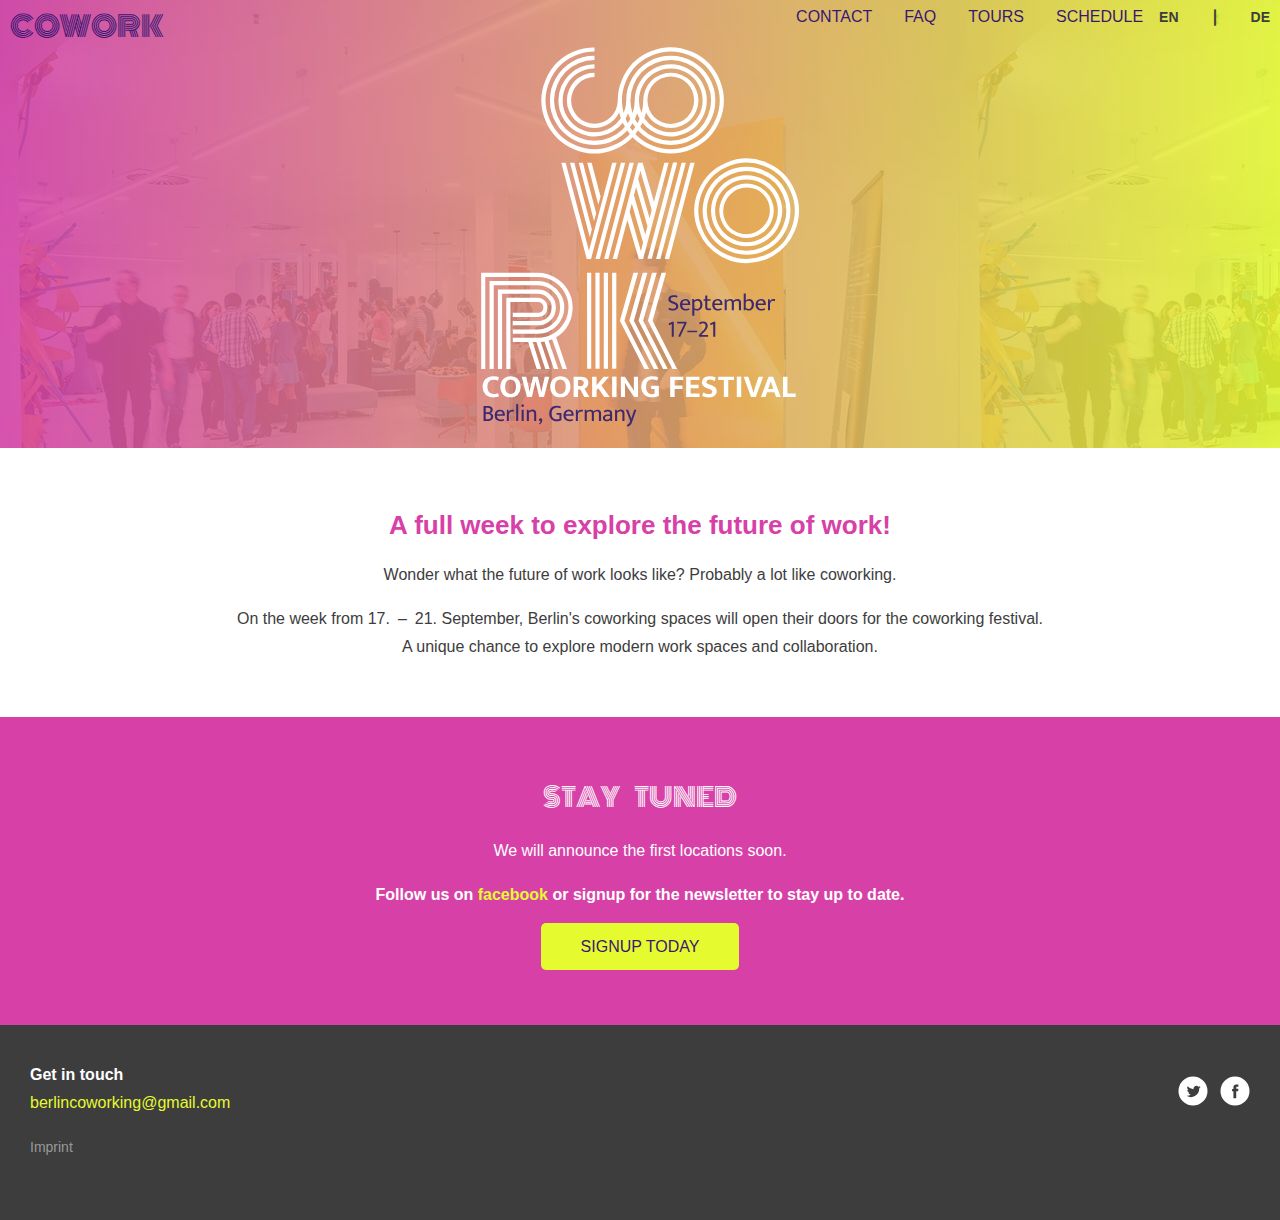
<file: index.html>
<!doctype html>
<html class="no-js" lang="">

<head>
  <meta charset="utf-8">
  <meta http-equiv="x-ua-compatible" content="ie=edge">
  <title>Coworking Festival 2018</title>
  <meta name="description" content="">
  <meta name="viewport" content="width=device-width, initial-scale=1, shrink-to-fit=no">

  <link rel='shortcut icon' type='image/x-icon' href='/favicon.ico' />

  <link rel="manifest" href="site.webmanifest">
  <link rel="apple-touch-icon" href="icon.png">
  <!-- Place favicon.ico in the root directory -->

  <link rel="stylesheet" href="css/normalize.css">
  <link rel="stylesheet" href="css/main.css">
  <link href="https://fonts.googleapis.com/css?family=Monoton|Mukta+Vaani:200,400,600" rel="stylesheet">
</head>

<body>
  <!--[if lte IE 9]>
    <p class="browserupgrade">You are using an <strong>outdated</strong> browser. Please <a href="https://browsehappy.com/">upgrade your browser</a> to improve your experience and security.</p>
  <![endif]-->

  <!-- Add your site or application content here -->

  <header >
    <nav class="header" id="myHeader">
      <a class="menu"></a>
      <a href="index.html"><h1 class="logo">cowork</h1></a>
      <p class="language"><a href="/index.html">EN</a>&emsp;&emsp;&mid;&emsp;&emsp;<a href="/index-de.html">DE</a></p>
      <ul>
        <li><a href="./contact/index.html">contact</a></li>
        <li><a href="./faq/index.html">faq</a></li>
        <li><a href="./tours/index.html">tours</a></li>
        <li><a href="./schedule/index.html">schedule</a></li>
      </ul>
    </nav>
      <div class="full-width">
          <img src="img/logo-lockup-p.svg" />
        </div>
      </header>


<main>
  <section id="introduction">
    <div class="full-width">
      <h2>A full week to explore the future of work!</h2>
      <p>Wonder what the future of work looks like? Probably a lot like coworking.</p>
      <p>On the week from 17.&ensp;&ndash;&ensp;21. September, Berlin's coworking spaces will open their doors for the coworking festival.
        <br />A unique chance to explore modern work spaces and collaboration.</p>
    </div>
  </section>
  <section id="newsletter">
    <div class="full-width">
      <h2>STAY TUNED</h2>
      <p>We will announce the first locations soon.
        <p><span>Follow us on<a href="https://www.facebook.com/berlincoworking" target="_blank"> facebook</a> or signup for the newsletter to stay up to date.</span>
      </p>
      <p id="btn-padding">
        <a class="btn" href="https://docs.google.com/forms/d/e/1FAIpQLSd2Rnu8137-d2BnQpbffWXTsvhDysF0abh7fll4Q1GB5enVfA/viewform" target="_blank">signup today</a></p>
    </div>
  </section>
</main>

<footer id="contact">
  <div class="full-width">
    <div class="half-width">
      <p><span>Get in touch</span><br /><a href="mailto:berlincoworking@gmail.com" target="_blank">berlincoworking@gmail.com</a></p>
      <p><a href="/imprint.html" id="imprint" target="_blank">Imprint</a></p>
    </div>
    <div class="half-width" id="social-media">
      <p>
        <a href="https://twitter.com/berlincoworking" target="_blank"><img id="right-pad" src="img/twitter.svg" alt="twitter" height="30px" width="30px" /></a>
        <a href="https://www.facebook.com/berlincoworking/" target="_blank"><img src="img/facebook.svg" alt="facebook" height="30px" width="30px" /></a>
      </p>
    </div>
  </div>
</footer>

<script src="js/vendor/modernizr-3.6.0.min.js"></script>
<script src="https://code.jquery.com/jquery-3.3.1.min.js" integrity="sha256-FgpCb/KJQlLNfOu91ta32o/NMZxltwRo8QtmkMRdAu8=" crossorigin="anonymous"></script>
<script>window.jQuery || document.write('<script src="js/vendor/jquery-3.3.1.min.js"><\/script>')</script>
<script src="js/plugins.js"></script>
<script src="js/menu.js"></script>
<script src="js/main.js"></script>

  <!-- Google Analytics: change UA-XXXXX-Y to be your site's ID. -->
<script>
  window.ga = function () { ga.q.push(arguments) }; ga.q = []; ga.l = +new Date;
  ga('create', 'UA-XXXXX-Y', 'auto'); ga('send', 'pageview')
</script>
<script src="https://www.google-analytics.com/analytics.js" async defer></script>

</body>
</html>
</file>
<file: css/main.css>
/*! HTML5 Boilerplate v6.1.0 | MIT License | https://html5boilerplate.com/ */

/*
 * What follows is the result of much research on cross-browser styling.
 * Credit left inline and big thanks to Nicolas Gallagher, Jonathan Neal,
 * Kroc Camen, and the H5BP dev community and team.
 */

/* ==========================================================================
   Base styles: opinionated defaults
   ========================================================================== */

html {
    color: #222;
    font-size: 1em;
    line-height: 1.4;
}

/*
 * Remove text-shadow in selection highlight:
 * https://twitter.com/miketaylr/status/12228805301
 *
 * Vendor-prefixed and regular ::selection selectors cannot be combined:
 * https://stackoverflow.com/a/16982510/7133471
 *
 * Customize the background color to match your design.
 */

::-moz-selection {
    background: #b3d4fc;
    text-shadow: none;
}

::selection {
    background: #b3d4fc;
    text-shadow: none;
}

/*
 * A better looking default horizontal rule
 */

hr {
    display: block;
    height: 1px;
    border: 0;
    border-top: 1px solid #ccc;
    margin: 1em 0;
    padding: 0;
}

/*
 * Remove the gap between audio, canvas, iframes,
 * images, videos and the bottom of their containers:
 * https://github.com/h5bp/html5-boilerplate/issues/440
 */

audio,
canvas,
iframe,
img,
svg,
video {
    vertical-align: middle;
}

/*
 * Remove default fieldset styles.
 */

fieldset {
    border: 0;
    margin: 0;
    padding: 0;
}

/*
 * Allow only vertical resizing of textareas.
 */

textarea {
    resize: vertical;
}

/* ==========================================================================
   Browser Upgrade Prompt
   ========================================================================== */

.browserupgrade {
    margin: 0.2em 0;
    background: #ccc;
    color: #000;
    padding: 0.2em 0;
}

/* ==========================================================================
   Author's custom styles
   ========================================================================== */


body {
  font-family: 'Mukta+Vaani', sans-serif;
  color: #3d3d3d;
  font-size: 16px;
  text-align: center;
  font-weight: 400;
}

#introduction, #newsletter {
  height: 20%;
  padding: 15px 0;
}

h1 {
  margin: 0;
}

p {
  line-height: 28px;
  padding: 0 30px;
}

a {
  text-decoration: none;
}

.title {
  font-family: "Monoton", sans-serif;
  color: #ffffff;
  font-size: 3em;
  font-weight: lighter;
  text-align: center;
  margin: 0 auto;
  padding-top: 100px;
  letter-spacing: 1px;
}


     /***** GRID *****/

.full-width {
  width: 100%;
  margin: 0 auto;
}

.half-width {
  float: left;
  width: 50%;
}

.one-third-width {
  width: .3333%;
  float: left;
  padding-right: 20px;
}

.two-third-width {
  width: .666%;
  float:right;
}



   /***** HEADER *****/

header {
  background:
    linear-gradient(to right,
    rgba(215,65,167,.88),
    rgba(230,250,48,.88)
    ),
    url("../img/hero.jpg");
    background-size: auto;
    margin: 0 auto;
}

.sticky {
  position: fixed;
  top: 0;
  width: 100%;

}

.sticky + .content {
  padding-top: 102px;
}

.menu {
  width: 10%;
}

nav {
  background: rgba(215, 65, 167, 0.8);
  @include transition(all .5s ease);
}

nav ul {
    list-style-type: none;
    margin: 0;
    padding: 0;
    overflow: hidden;
}

nav ul li{
    float: left;
}

nav ul li a {
    display: block;
    text-align: center;
    padding: 6px 16px;
    text-transform: uppercase;
    text-decoration: none;
    font-size: 16px;
    font-weight: 400;
    color: #3a1772;
}

header h3 {
  text-transform: uppercase;
  font-size: 14px;
  font-weight: 600;
  color: #3a1772;
}

header  a {
  text-transform: uppercase;
  text-decoration: none;
  font-size: 14px;
  font-weight: 600;
  color: #3a1772;

}

.language {
  color: #3d3d3d;
  font-weight: 600;
  float: right;
  margin: 3px 0 0 0;
  padding: 0 10px 0 0;
}

.language a {
  color: #3D3D3D;
}

.logo {
  font-family: "Monoton", sans-serif;
  color: #3a1772;
  font-weight: lighter;
  text-align: center;
  display: inline;
  @include transition(all .3s ease);
}

header img {
  width: 55%;
  margin: 0 auto;
  display: block;
  clear: both;
  padding-bottom: 20px;
}

   /***** INTRODUCTION *****/

#introduction h2 {
  text-align: center;
  color: #d741a7;
  font-size: 26px;
  line-height: 30px;
}

  /***** newsletter *****/

#newsletter {
  background: #d741a7;
  padding: 20px 0 25px 0;
}

#newsletter h2 {
  font-family: "Monoton", sans-serif;
  color: #ffffff;
  font-size: 26px;
  font-weight: lighter;
  word-spacing: 10px;
}

#newsletter p {
  color: #ffffff;
}

#newsletter span {
  font-weight: 600;
}

#newsletter span a {
  color: #e6fa30;
     }

#newsletter .btn {
  -webkit-border-radius: 0;
  -moz-border-radius: 0;
  border-radius: 5px;
  border: 0px;
  color: #3a1772;
  font-family: 'Mukta+Vaani', sans-serif;
  font-size: 16px;
  background: #e6fa30;
  padding: 15px 40px 15px 40px;
  text-decoration: none;
  text-transform: uppercase;
  margin: 50px 0;
}

#newsletter .btn:hover {
  background: #e8f46d;
  text-decoration: none;
}

#btn-padding {
  padding: 8px 0;
}

/***** tours *****/

#tours-banner  {
  background:
    linear-gradient(to right,
    rgba(215,65,167,.88),
    rgba(230,250,48,.88)
    ),
    url("../img/tours.jpg");
  background-size: cover;
  margin: 0 auto;
  height: 260px;
}

.tours {
  padding: 10% 8%;
  height: 220px;
}

#tours-gray {
  background: #EFEFEC;
  height: 220px;
}

#map {
  padding: 20px;
  margin: 0 auto;

}

#googlemap {
  border: 1px #BBB solid;
}


.time {
  font-size: .8em;
  color: #A5A5A3;
  text-align: left;
  padding: 0;
  line-height: .4em;
}

.tours h2, .faq h2 {
  font-family: 'Mukta+Vaani', sans-serif;
  font-size: 1em;
  text-align: left;
  line-height: 1.2em;
  font-weight: 600;
}

.tours h3 {
  color: #D741A7;
  font-weight: 600;
  text-align: left;
  font-size: 1em;
}

#tour-start-end p {
  text-align: left;
  padding: 0;
  margin: 0 auto;
  font-size: .9em;
  line-height: 1.5em;
}

#tour-start-end p span {
  font-weight: 600;
  color: #A5A5A3;
}

#tour-start-end a {
  text-decoration: underline;
  color: inherit;
}

#tour-start-end a:hover {
  color: #D741A7;
}

/***** schedule *****/

#schedule-banner  {
  background:
    linear-gradient(to right,
    rgba(215,65,167,.88),
    rgba(230,250,48,.88)
    ),
    url("../img/schedule-banner.jpg");
  background-size: cover;
  margin: 0 auto;
  height: 260px;
}

.feature {
  padding: 20px;
  width: auto;
  max-width: 50%;
}

.feature img {
  float: right;
  display: block;

}

.feature h3 {
  font-size: 1em;
  font-weight: 400;
  background-color: #D741A7;
  padding: 3px 20px;
  width: 70%;
  color: #ffffff;
  float: left;
  text-align: left;
  margin-top: -27.5px;
  letter-spacing: .05em;
}

.description p {
  color: inherit;
  text-align: left;
  padding: inherit;
  clear: both;
}

.container {
  width: 90%;
  margin: 0 auto;
}

#drop-down {
  margin-bottom: 50px;
}

button.accordion {
  width: 100%;
  background-color: #EFEFEC;
  border: none;
  outline: none;
  text-align: left;
  padding: 20px;
  cursor: pointer;
  transition: background-color 0.2s linear;
  font-family: "Monoton", sans-serif;
  color: #D741A7;
  font-size: 1em;
  font-weight: lighter;
  letter-spacing: 1px;
  text-transform: uppercase;
  text-align: left;
}

button.accordion span {
  font-family: 'Mukta+Vaani', sans-serif;
  color: #3d3d3d;
  font-weight: 400;
  text-transform: capitalize;
}

#white {
  background-color: white;

}

#white:hover {
  background-color: #E5E5E5;
}

button.accordion:after {
  content: '\f13a';
  font-family: "fontawesome";
  font-size: 1em;
  font-weight: bolder;
  float: right;
}

button.accordion.is-open:after {
  content: '\f139';
}

button.accordion:hover, button.accordion.is-open {
  background-color: #E5E5E5;
}

.accordion-content {
  background-color: white;
  border-left: 1px solid whitesmoke;
  border-right: 1px solid whitesmoke;
  padding: 0 15px;
  max-height: 0;
  overflow: hidden;
  transition: max-height 0.2s ease-in-out;
}

.event {
  text-align: left;
  font-size: 1em;
  line-height: 1em;
}

.row-1 p {
  float: left;
  background-color: #D0CAE0;
  padding: 10px 0 10px 10px;
  width: 45%;
  margin-bottom: 10px;
  line-height: 10px;
}

.row-1-pink p {
  float:left;
  background-color: #F0D9E9;
  padding: 10px 0 10px 10px;
  width: 45%;
  margin-bottom: 10px;
  line-height: 10px;
}

#place{
  float: right;
}

.row-2 p {
  clear: both;
  background-color: #D0CAE0;
  padding: 5px 10px;
}

.row-2-pink p {
  clear: both;
  background-color: #F0D9E9;
  padding: 5px 10px;
}

/***** contact *****/

#contact-banner  {
  background:
    linear-gradient(to right,
    rgba(215,65,167,.88),
    rgba(230,250,48,.88)
    ),
    url("../img/contact-banner.jpg");
  background-size: cover;
  margin: 0 auto;
  height: 260px;
}

/***** faq *****/

#faq-banner  {
  background:
    linear-gradient(to right,
    rgba(215,65,167,.88),
    rgba(230,250,48,.88)
    ),
    url("../img/faq-banner.jpg");
  background-size: cover;
  margin: 0 auto;
  height: 260px;
}

.faq img {
  padding: 10% 0 5% 0;
  margin: 0 auto;
}

.faq {
  padding: 0% 8% 0;
  margin: 0 auto;
}

.faq a {
  color: #3C2970;
  font-weight: 600;

}

.faq p, .faq li {
  text-align: left;
  padding: 0 0 20px 0;
  margin: 0 auto;
  font-size: .9em;
  line-height: 1.5em;
  border-bottom: 1px solid #D741A7;
}

.faq li {
  border: 0;
  padding: 0;
}

.faq #no-border {
  border: 0;
  padding-bottom: 20%;
}

.faq ol{
  border: 0;
  list-style-position: none;
  padding-left:inherit;
}

/***** footer *****/

footer {
  background: #3d3d3d;
  height: 150px;
  padding: 20px 0 25px 0;
}

#contact p {
  color: #ffffff;
  text-align: left;
}

#contact span {
  font-weight: 600;
}

#contact a {
  text-decoration: none;
  color: #e6fa30;
}

#right-pad {
  padding-right: 8px;
}

p #imprint {
  font-size: 14px;
  font-weight: lighter;
  color: #999;
}

#social-media {
  float: right;
  width: auto;
  margin: 0 auto;
  padding: 15px 0;
}







/* ==========================================================================
   Helper classes
   ========================================================================== */

/*
 * Hide visually and from screen readers
 */

.hidden {
    display: none !important;
}

/*
 * Hide only visually, but have it available for screen readers:
 * https://snook.ca/archives/html_and_css/hiding-content-for-accessibility
 *
 * 1. For long content, line feeds are not interpreted as spaces and small width
 *    causes content to wrap 1 word per line:
 *    https://medium.com/@jessebeach/beware-smushed-off-screen-accessible-text-5952a4c2cbfe
 */

.visuallyhidden {
    border: 0;
    clip: rect(0 0 0 0);
    height: 1px;
    margin: -1px;
    overflow: hidden;
    padding: 0;
    position: absolute;
    width: 1px;
    white-space: nowrap; /* 1 */
}

/*
 * Extends the .visuallyhidden class to allow the element
 * to be focusable when navigated to via the keyboard:
 * https://www.drupal.org/node/897638
 */

.visuallyhidden.focusable:active,
.visuallyhidden.focusable:focus {
    clip: auto;
    height: auto;
    margin: 0;
    overflow: visible;
    position: static;
    width: auto;
    white-space: inherit;
}

/*
 * Hide visually and from screen readers, but maintain layout
 */

.invisible {
    visibility: hidden;
}

/*
 * Clearfix: contain floats
 *
 * For modern browsers
 * 1. The space content is one way to avoid an Opera bug when the
 *    `contenteditable` attribute is included anywhere else in the document.
 *    Otherwise it causes space to appear at the top and bottom of elements
 *    that receive the `clearfix` class.
 * 2. The use of `table` rather than `block` is only necessary if using
 *    `:before` to contain the top-margins of child elements.
 */

.clearfix:before,
.clearfix:after {
    content: " "; /* 1 */
    display: table; /* 2 */
}

.clearfix:after {
    clear: both;
}

/* ==========================================================================
   EXAMPLE Media Queries for Responsive Design.
   These examples override the primary ('mobile first') styles.
   Modify as content requires.
   ========================================================================== */

   /* Extra small devices (phones, 600px and down) */
 @media only screen and (max-width: 600px) {


 }

 /* Small devices (portrait tablets and large phones, 600px and up) */
 @media only screen and (min-width: 600px) {

   header img {
     width: 30%;
   }
   .menu {
    width: 6%;
  }

   #map {
     padding: 20px 100px;
     margin: 0 auto;
   }

 }

 /* Medium devices (landscape tablets, 768px and below) */
 @media only screen and (max-width: 768px) {

   .menu {
     display: block;
     float: left;
    height: 40px;
     background: url(../img/burger-icon.png) no-repeat 98% center;
   }

   nav ul {
     overflow: hidden;
     background: #d741a7;
     height: 0;
   }

   nav ul.open {
     height: auto;
     clear:both;
   }

   nav ul li {
     float: none;
     text-align: left;
     width: 100%;
     margin: 0;
   }

   nav ul li a {
     color: #ffffff;
     padding: 10px;
     display: block;
     margin: 0;
   }

   .feature {
     /* width: 80%; */
     margin: 0 auto;
     height: 20em;
     max-width: 50%;
   }

   .description {
     float: left;
     /**border: 1px green solid;**/
   }

 }

 /* Medium devices (landscape tablets, 768px and up) */
 @media only screen and (min-width: 768px) {

   header img {
     width: 30%;
   }
   #introduction, #newsletter {
     padding: 40px 100px;

  }

  nav {
  }

  nav ul {
    float: right;
  }

  .logo {
    float: left;
    padding: 7px 0px 0px 10px;

  }

  .language {
    float: right;
  }

  #map {
    padding: 20px 100px;
    margin: 0 auto;
  }

  .feature {
    width: 80%;
    margin: 0 auto;
    height: 12em;

  }

  .feature #f-image {
   /**border: 1px pink solid;**/
   float: left;
   max-width: 70%;
  }

.feature img {
   width: 100%;
  }

 #f-title {
   float: left;
   padding-left: 20px;
   width: 30%

 }

  .feature h3 {
    font-size: 1em;
    font-weight: 400;
    background-color: #D741A7;
    padding: 8px 20px;
    color: #ffffff;
    text-align: left;
    letter-spacing: .05em;
    margin: 0 auto;
  }

  .description {
    color: inherit;
    text-align: left;
    padding-left: 10px;
    width: 40%;
    float: left;
    /**border: 1px green solid;**/
  }
 }

 /* Large devices (laptops/desktops, 992px and up) */
 @media only screen and (min-width: 992px) {
   header img {
     width: 25%;
   }

   .feature {
     margin: 0 auto;
     height: 20em;
     max-width: 70%;
   }

   #f-image {
    /**border: 1px pink solid;**/
    float: left;
    display: inline;
    width: 40%;
   }

.feature img {
    width: 100%;
   }

  #f-title {
    /**border: 1px gray solid;**/
    float: left;
    padding-left: 40px;
    width: 50%;

  }

   .feature h3 {
     font-size: 1em;
     font-weight: 400;
     background-color: #D741A7;
     padding: 8px 20px;
     color: #ffffff;
     text-align: left;
     letter-spacing: .05em;
     margin: 0 auto;
   }

   .description {
     color: inherit;
     text-align: left;
     padding-left: 40px;
     width: 35%;
     float: left;
     /**border: 1px green solid;**/
   }

   .container {
     width: 70%;
     margin: 0 auto;
   }

   button.accordion {
     font-size: 1.5em;
   }

   button.accordion span {
     font-size: .8em;
   }

   .event {
     font-size: 1em;
   }

  .row-1 p, .row-1-pink p {
     margin-bottom: 10px;
     width: 48.5%;
     padding: 15px 0 10px 10px;
   }

   footer {
     clear: both;
   }

   .description p {
     padding: 0;
   }

   .faq img {
     padding: 2% 2% 0 0;
     float: left;
   }

 }

 /* Extra large devices (large laptops and desktops, 1200px and up) */
 @media only screen and (min-width: 1200px) {

   header img {
     width: 25%;
   }


 }

@media print,
       (-webkit-min-device-pixel-ratio: 1.25),
       (min-resolution: 1.25dppx),
       (min-resolution: 120dpi) {
    /* Style adjustments for high resolution devices */
}

/* ==========================================================================
   Print styles.
   Inlined to avoid the additional HTTP request:
   https://www.phpied.com/delay-loading-your-print-css/
   ========================================================================== */

@media print {
    *,
    *:before,
    *:after {
        background: transparent !important;
        color: #000 !important; /* Black prints faster */
        -webkit-box-shadow: none !important;
        box-shadow: none !important;
        text-shadow: none !important;
    }

    a,
    a:visited {
        text-decoration: underline;
    }

    a[href]:after {
        content: " (" attr(href) ")";
    }

    abbr[title]:after {
        content: " (" attr(title) ")";
    }

    /*
     * Don't show links that are fragment identifiers,
     * or use the `javascript:` pseudo protocol
     */

    a[href^="#"]:after,
    a[href^="javascript:"]:after {
        content: "";
    }

    pre {
        white-space: pre-wrap !important;
    }
    pre,
    blockquote {
        border: 1px solid #999;
        page-break-inside: avoid;
    }

    /*
     * Printing Tables:
     * http://css-discuss.incutio.com/wiki/Printing_Tables
     */

    thead {
        display: table-header-group;
    }

    tr,
    img {
        page-break-inside: avoid;
    }

    p,
    h2,
    h3 {
        orphans: 3;
        widows: 3;
    }

    h2,
    h3 {
        page-break-after: avoid;
    }
}
</file>
